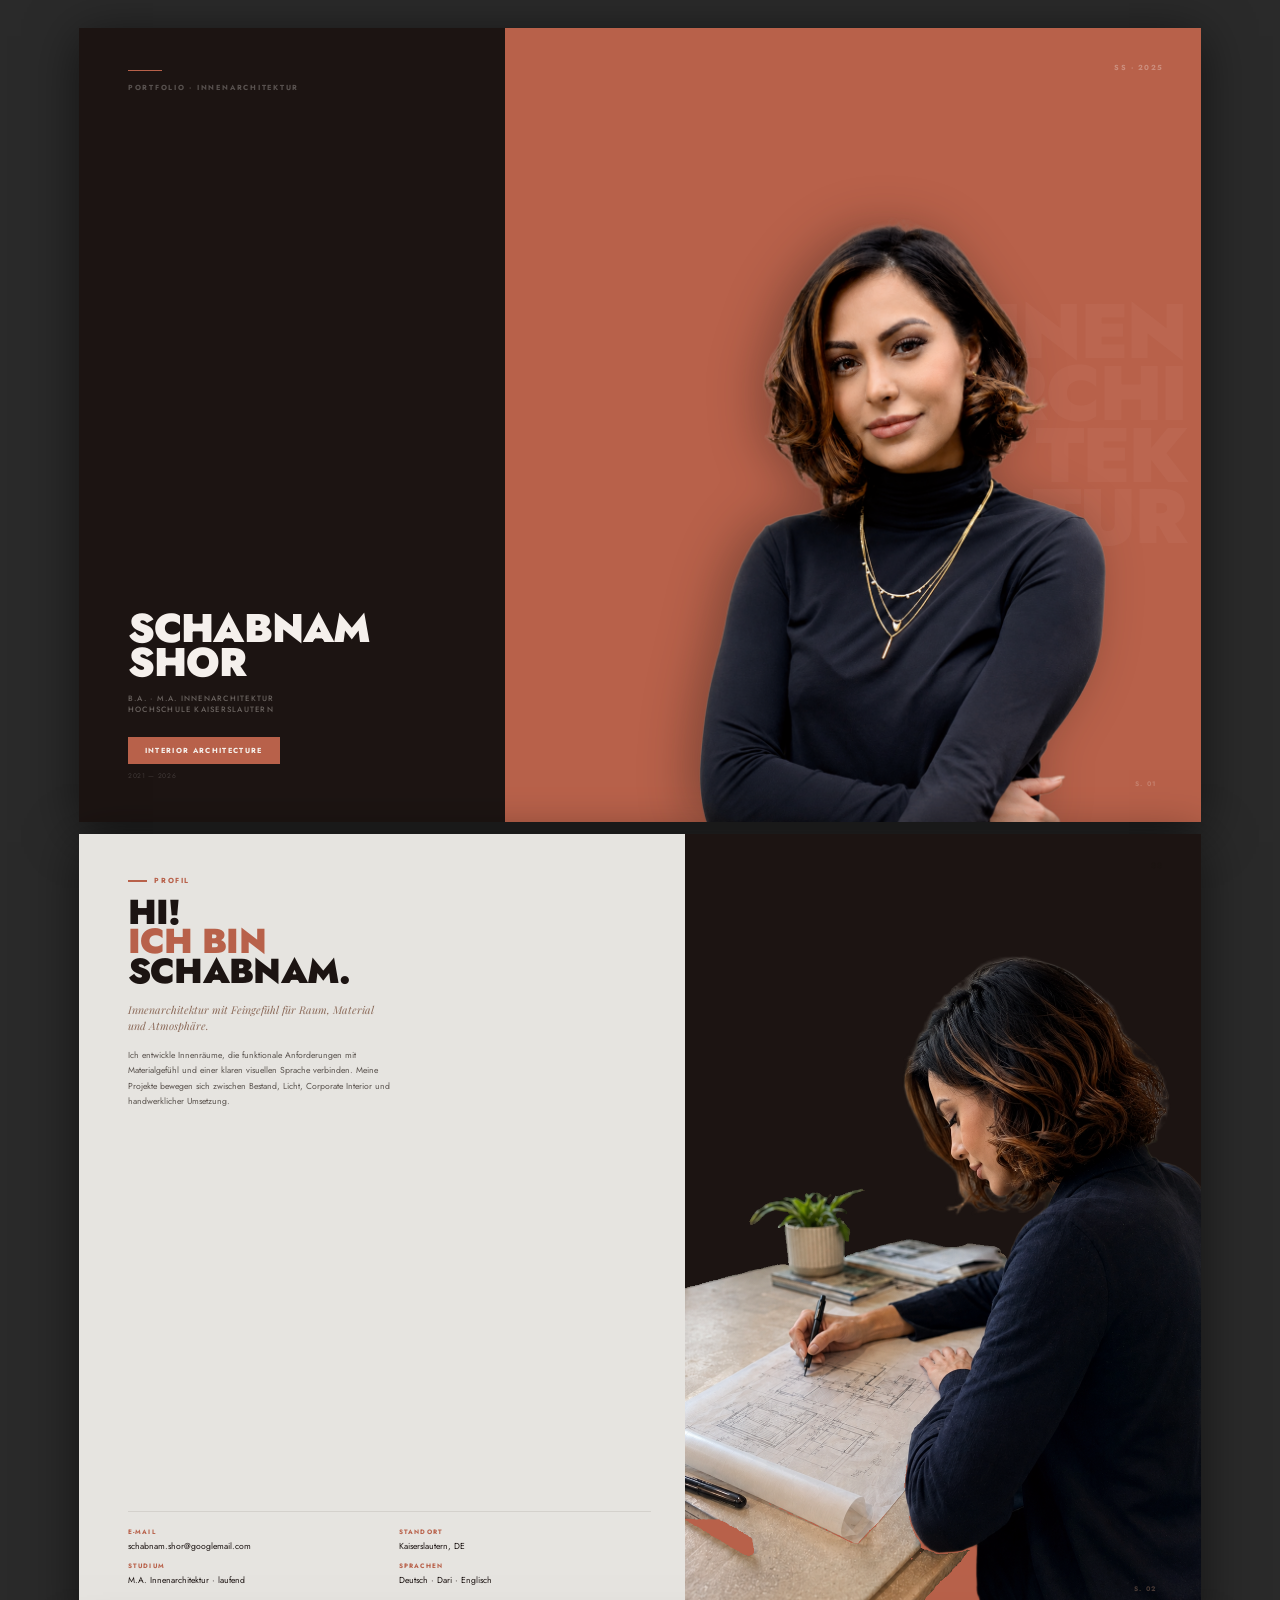
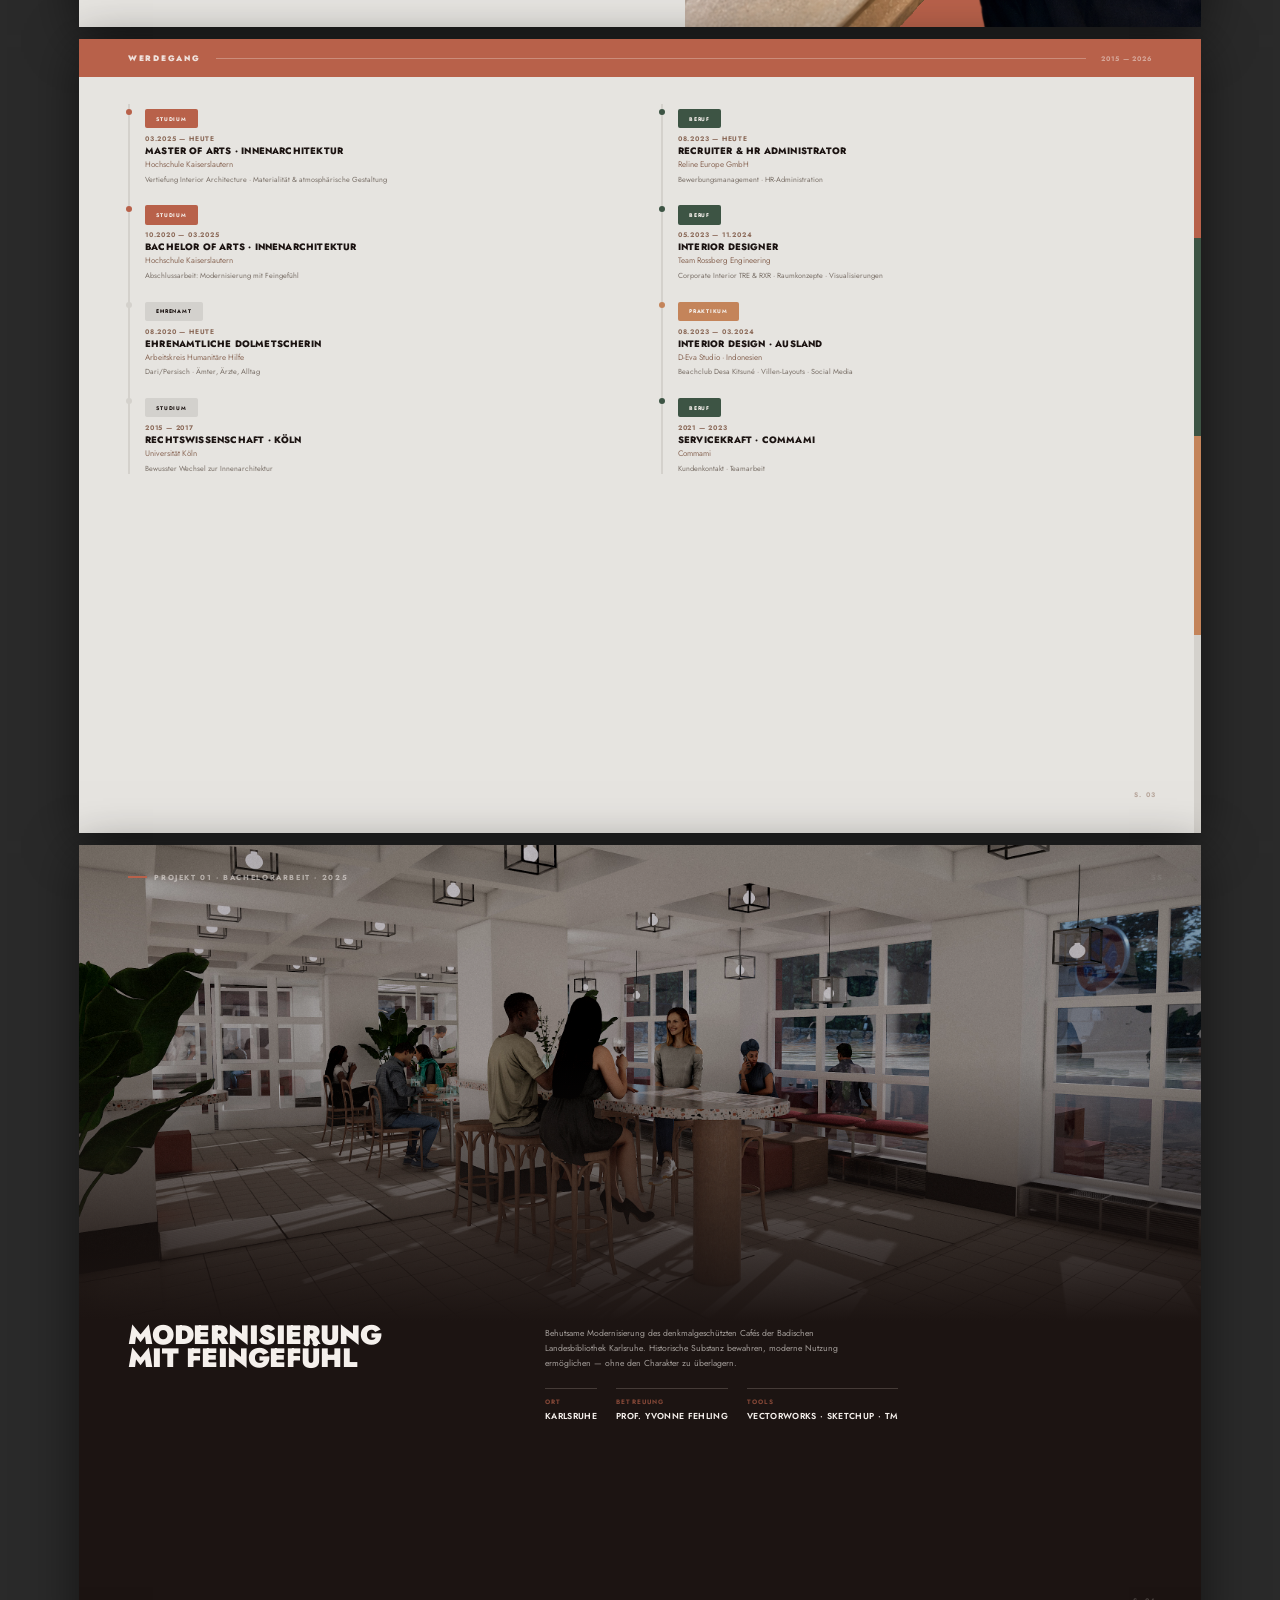
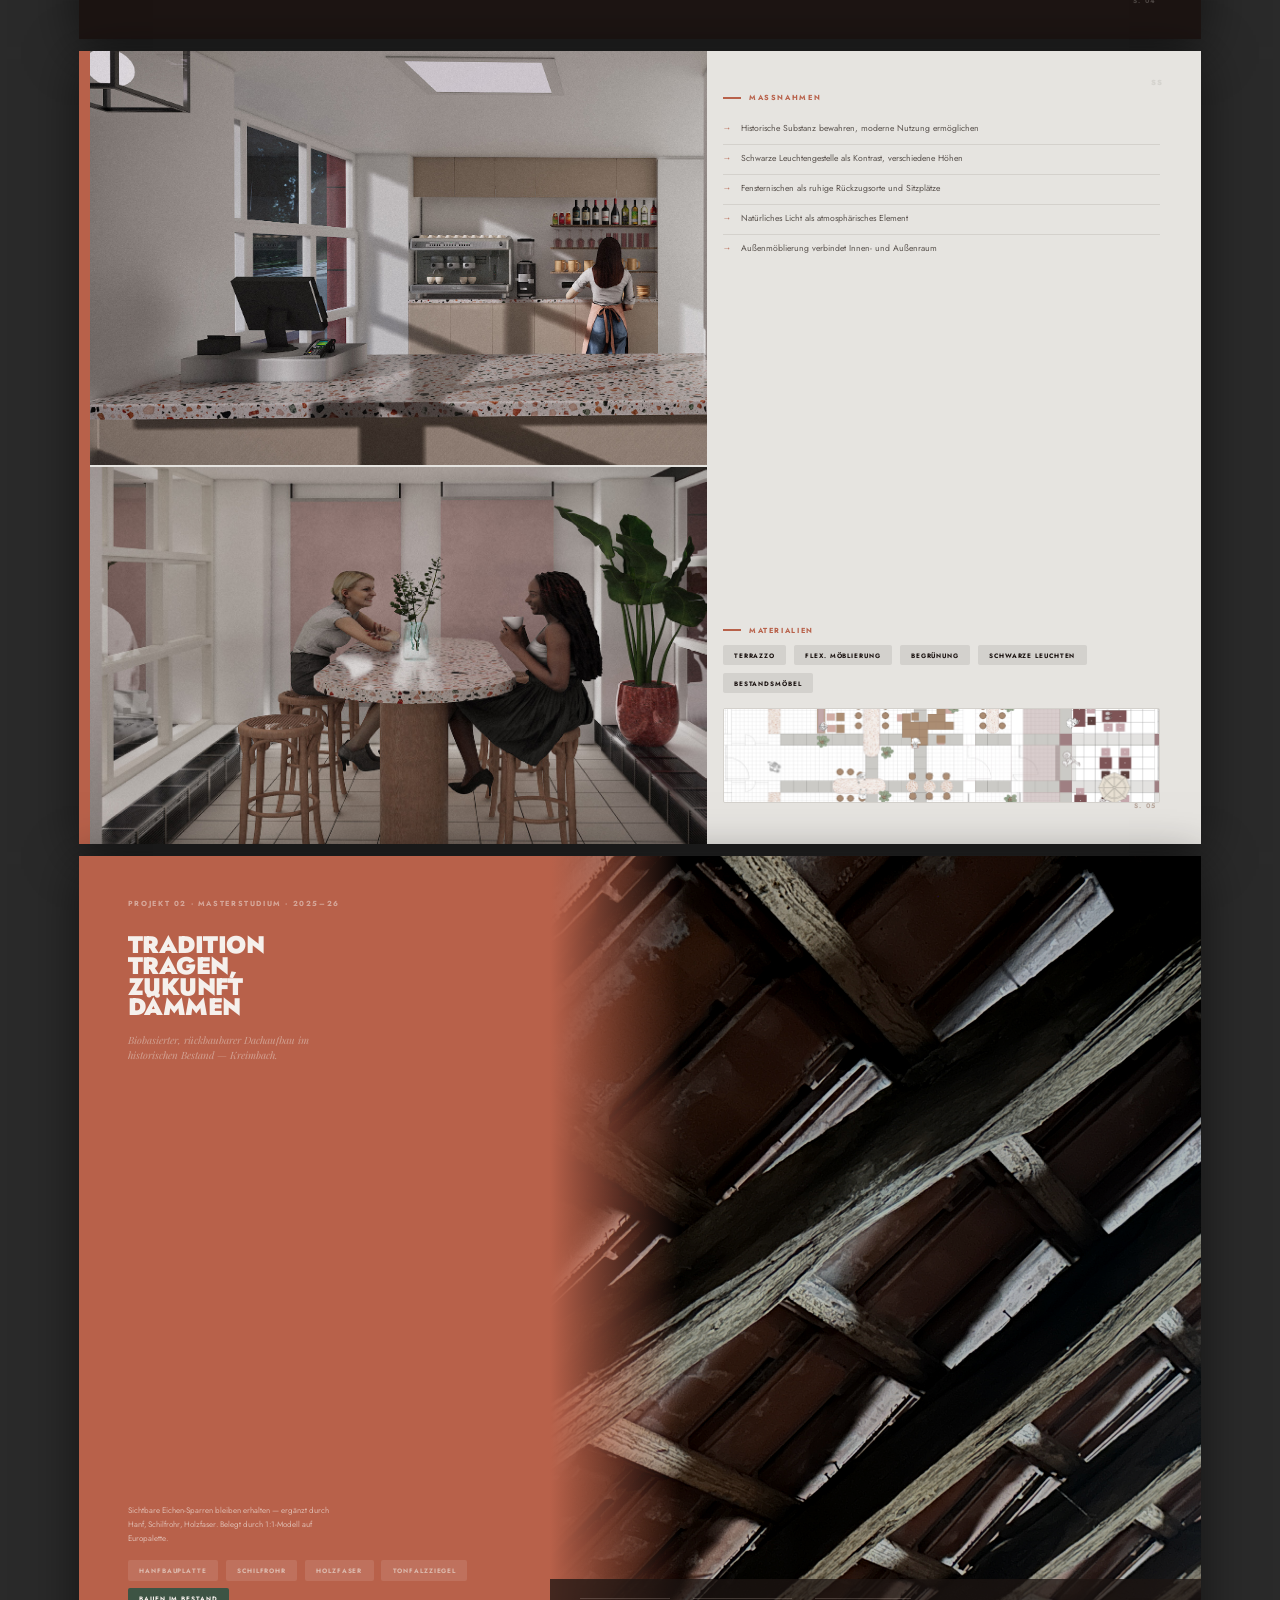
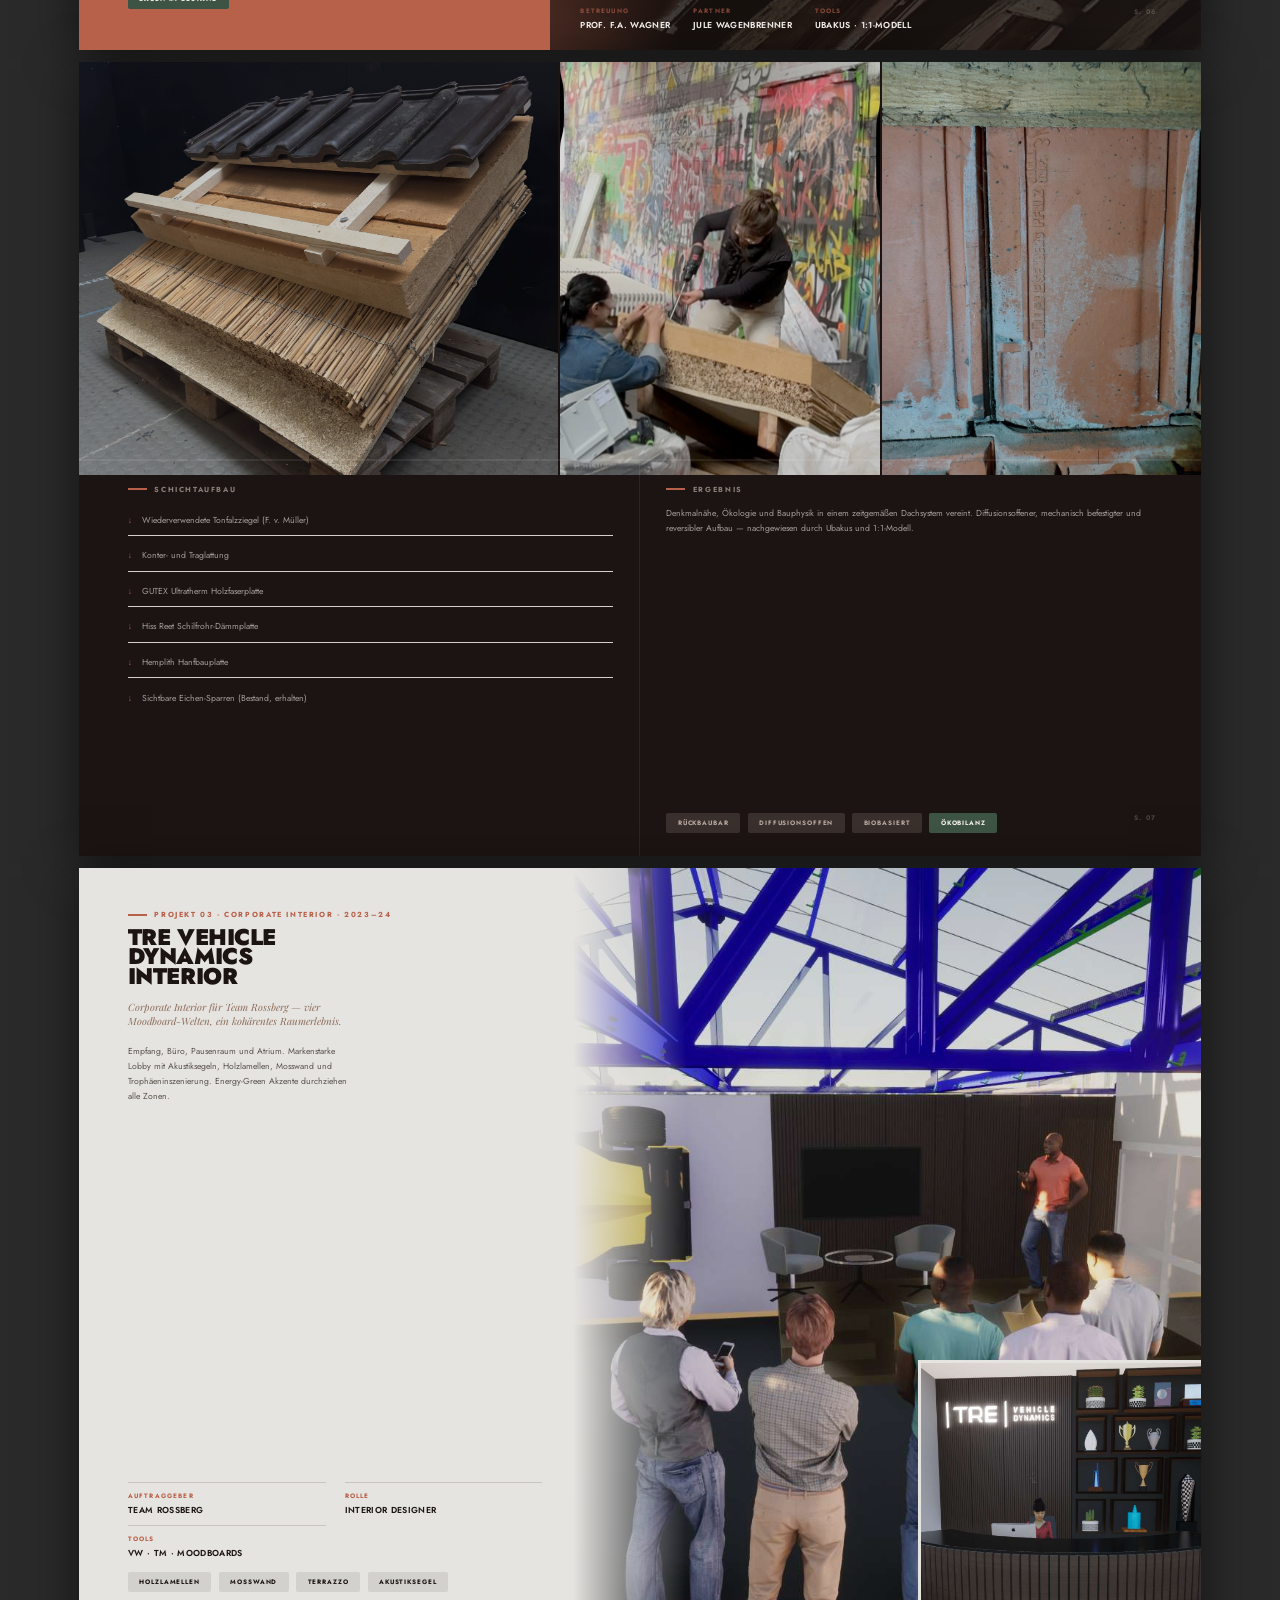
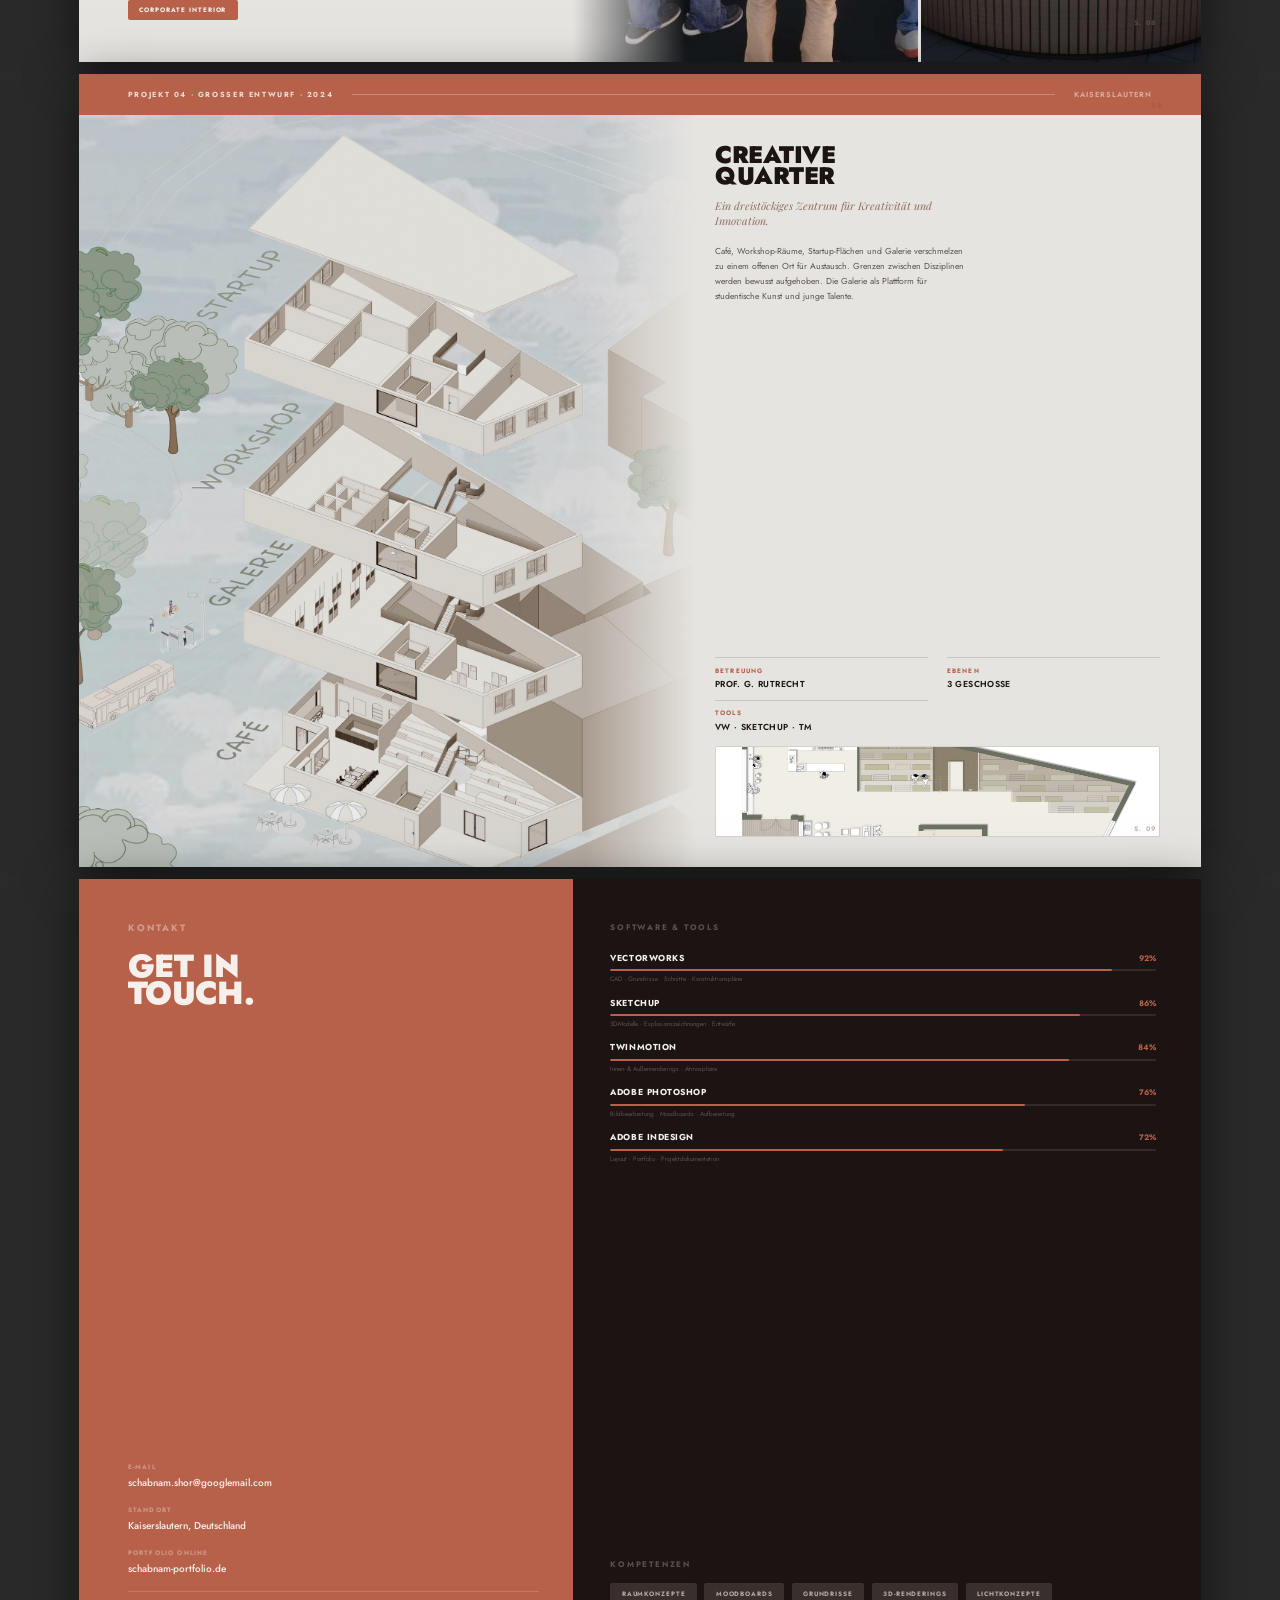
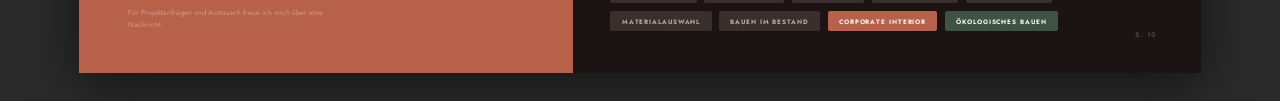
<file: portfolio.html>
<!DOCTYPE html>
<html lang="de">
<head>
<meta charset="UTF-8">
<title>Schabnam Shor — Portfolio 2025</title>
<link href="https://fonts.googleapis.com/css2?family=Jost:ital,wght@0,300;0,400;0,500;0,600;0,700;0,800;0,900;1,900&family=Playfair+Display:ital,wght@1,400;1,600&display=swap" rel="stylesheet">
<style>
*{box-sizing:border-box;margin:0;padding:0}

:root{
  --terra:#B8614A;
  --ink:#1C1412;
  --paper:#F5F0EC;
  --gray:#E6E4E0;       /* reference-Grau */
  --gray2:#D4D1CC;      /* dunkleres Grau für Akzente */
  --muted:#8C6B5A;
  --blush:#E8D5CC;
  --sage:#3D5444;
}

@page{size:297mm 210mm;margin:0}
@media print{
  html,body{width:297mm;background:white}
  .page{page-break-after:always}
  .page:last-child{page-break-after:avoid}
  *{-webkit-print-color-adjust:exact!important;print-color-adjust:exact!important}
}
@media screen{
  body{background:#2a2a2a;padding:28px 20px;display:flex;flex-direction:column;align-items:center;gap:12px}
  .page{box-shadow:0 8px 48px rgba(0,0,0,.55)}
}

.page{width:297mm;height:210mm;position:relative;overflow:hidden;font-family:'Jost',sans-serif;background:var(--gray);color:var(--ink);flex-shrink:0}
img{display:block}
.if{width:100%;height:100%;object-fit:cover;object-position:center;display:block}

/* atoms */
.k{font-size:5.5pt;font-weight:700;letter-spacing:.22em;text-transform:uppercase;color:var(--terra);display:flex;align-items:center;gap:2mm}
.k::before{content:"";display:block;width:5mm;height:1.5px;background:var(--terra);flex-shrink:0}
.ki{color:rgba(232,213,204,.65)}
.ki::before{background:var(--terra)}

.num{position:absolute;font-size:5pt;font-weight:700;letter-spacing:.18em;text-transform:uppercase;bottom:9mm;right:12mm;color:rgba(140,107,90,.5)}
.num.i{color:rgba(245,240,236,.22)}
.mark{position:absolute;top:7mm;right:10mm;font-size:5.5pt;font-weight:900;letter-spacing:.2em;color:rgba(28,20,18,.08)}
.mark.i{color:rgba(245,240,236,.08)}

.ghost{position:absolute;font-weight:900;text-transform:uppercase;line-height:.8;letter-spacing:-.03em;color:rgba(28,20,18,.055);pointer-events:none;user-select:none}
.ghost.i{color:rgba(245,240,236,.045)}

.tag{display:inline-block;font-size:4.8pt;font-weight:700;letter-spacing:.14em;text-transform:uppercase;padding:1.5mm 3mm;border-radius:2px}
.tt{background:var(--terra);color:var(--paper)}
.tg{background:rgba(28,20,18,.09);color:var(--ink)}
.td{background:rgba(232,213,204,.14);color:rgba(232,213,204,.72)}
.ts{background:var(--sage);color:var(--paper)}
.tbk{background:var(--ink);color:var(--paper)}

.mi{border-top:1.5px solid rgba(28,20,18,.15);padding-top:2mm}
.mi.d{border-top-color:rgba(232,213,204,.2)}
.ml{font-size:4.8pt;font-weight:700;letter-spacing:.18em;text-transform:uppercase;color:var(--terra);margin-bottom:1mm}
.ml.i{color:rgba(184,97,74,.65)}
.mv{font-size:6.5pt;font-weight:600;text-transform:uppercase;letter-spacing:.04em}
.mv.i{color:var(--paper)}

.body{font-size:6.5pt;line-height:1.75;color:#5a534e}
.bodi{font-size:6.5pt;line-height:1.75;color:rgba(245,240,236,.62)}
.sub{font-size:8pt;font-family:'Playfair Display',serif;font-style:italic;line-height:1.45;color:var(--muted)}
.subi{font-size:8pt;font-family:'Playfair Display',serif;font-style:italic;line-height:1.45;color:rgba(232,213,204,.55)}

.arr{display:flex;gap:2.5mm;align-items:flex-start;font-size:6.5pt;line-height:1.6;color:#5a534e;padding:2mm 0;border-bottom:1px solid var(--gray2)}
.arr:last-child{border-bottom:none}
.arro{color:var(--terra);font-weight:900;flex-shrink:0}
.arri{color:rgba(245,240,236,.62)}
.arri2{color:rgba(184,97,74,.9)}

/* skill bars */
.sb{margin-bottom:3.5mm}
.sbh{display:flex;justify-content:space-between;align-items:center;margin-bottom:1.5mm}
.sbn{font-size:6.5pt;font-weight:700;text-transform:uppercase;letter-spacing:.06em;color:var(--paper)}
.sbp{font-size:6pt;font-weight:700;color:var(--terra)}
.sbd{font-size:4.8pt;color:rgba(245,240,236,.28);margin-top:.8mm}
.sbg{height:2px;background:rgba(245,240,236,.1);border-radius:2px;overflow:hidden}
.sbf{height:100%;background:var(--terra);border-radius:2px}

/* werdegang */
.wc{border-left:2px solid var(--gray2);padding:0 0 5mm 4mm;position:relative}
.wc:last-child{padding-bottom:0}
.wd{position:absolute;left:-4px;top:1.5mm;width:6px;height:6px;border-radius:50%}
.wdate{font-size:5pt;font-weight:700;letter-spacing:.12em;text-transform:uppercase;color:var(--muted);margin-bottom:.8mm}
.wrole{font-size:7pt;font-weight:800;text-transform:uppercase;letter-spacing:.02em;color:var(--ink);line-height:1.1;margin-bottom:.5mm}
.worg{font-size:6pt;color:var(--muted);margin-bottom:1mm}
.wdet{font-size:5.5pt;color:#7a7068;line-height:1.5}
</style>
</head>
<body>

<!-- ═══════════════════════════════════════
     S.01  COVER   ink left / terra right
     ═══════════════════════════════════════ -->
<div class="page" style="background:var(--ink)">
  <!-- Left: dark, text -->
  <div style="position:absolute;left:0;top:0;width:38%;height:100%;padding:11mm 8mm 11mm 13mm;display:flex;flex-direction:column;justify-content:space-between;z-index:2">
    <div>
      <div style="width:9mm;height:1.5px;background:var(--terra);margin-bottom:3mm"></div>
      <div style="font-size:5.5pt;font-weight:700;letter-spacing:.24em;text-transform:uppercase;color:rgba(245,240,236,.28)">Portfolio · Innenarchitektur</div>
    </div>
    <div>
      <div style="font-size:30pt;font-weight:900;line-height:.84;letter-spacing:-.02em;text-transform:uppercase;color:var(--paper)">Schabnam<br>Shor</div>
      <div style="margin-top:3.5mm;font-size:5.8pt;font-weight:500;letter-spacing:.16em;text-transform:uppercase;color:rgba(245,240,236,.35)">B.A. · M.A. Innenarchitektur<br>Hochschule Kaiserslautern</div>
      <div style="margin-top:6mm;display:inline-block;font-size:5.5pt;font-weight:700;letter-spacing:.18em;text-transform:uppercase;background:var(--terra);color:var(--paper);padding:2mm 4.5mm">Interior Architecture</div>
      <div style="margin-top:2mm;font-size:5pt;font-weight:400;letter-spacing:.1em;color:rgba(245,240,236,.18)">2021 — 2026</div>
    </div>
  </div>

  <!-- Right: terra + photo smaller -->
  <div style="position:absolute;right:0;top:0;width:62%;height:100%;background:var(--terra);overflow:hidden">
    <!-- ghost text -->
    <div class="ghost i" style="font-size:58pt;right:4mm;top:50%;transform:translateY(-50%);text-align:right;position:absolute">INNEN<br>ARCHI<br>TEK<br>TUR</div>
    <!-- smaller photo: 76% height, shifted right -->
    <img style="position:absolute;bottom:0;left:55%;transform:translateX(-50%);height:78%;width:auto;object-fit:contain;object-position:bottom;filter:drop-shadow(-12px 0 24px rgba(28,20,18,.35))" src="assets/schabnam-remove-bg-io.png" alt="Schabnam Shor">
    <!-- top-right label -->
    <div style="position:absolute;top:9mm;right:10mm;font-size:5.5pt;font-weight:700;letter-spacing:.2em;text-transform:uppercase;color:rgba(245,240,236,.32)">SS · 2025</div>
  </div>

  <div class="num i">S. 01</div>
</div>

<!-- ═══════════════════════════════════════
     S.02  PROFIL   gray bg, big "HI!" editorial
     ═══════════════════════════════════════ -->
<div class="page" style="background:var(--gray)">
  <!-- Ghost BIG text behind -->
  <div class="ghost" style="font-size:64pt;left:-2mm;top:50%;transform:translateY(-52%);opacity:.06">ÜBER<br>MICH</div>

  <!-- Left block: 54% -->
  <div style="position:absolute;left:0;top:0;width:54%;height:100%;padding:11mm 9mm 11mm 13mm;display:flex;flex-direction:column;justify-content:space-between;z-index:2">
    <div>
      <div class="k" style="margin-bottom:3mm">Profil</div>
      <!-- Editorial "Hi!" line -->
      <div style="font-size:26pt;font-weight:900;text-transform:uppercase;line-height:.86;letter-spacing:-.02em;color:var(--ink)">Hi!<br><span style="color:var(--terra)">Ich bin</span><br>Schabnam.</div>
      <div class="sub" style="margin-top:4mm;max-width:68mm">Innenarchitektur mit Feingefühl für Raum, Material und Atmosphäre.</div>
      <div class="body" style="margin-top:4mm;max-width:70mm">Ich entwickle Innenräume, die funktionale Anforderungen mit Materialgefühl und einer klaren visuellen Sprache verbinden. Meine Projekte bewegen sich zwischen Bestand, Licht, Corporate Interior und handwerklicher Umsetzung.</div>
    </div>
    <!-- Contact row -->
    <div style="border-top:1.5px solid var(--gray2);padding-top:4mm;display:grid;grid-template-columns:1fr 1fr;gap:2.5mm 5mm">
      <div><div style="font-size:4.8pt;font-weight:700;letter-spacing:.18em;text-transform:uppercase;color:var(--terra);margin-bottom:1mm">E-Mail</div><div style="font-size:6.5pt;color:var(--ink)">schabnam.shor@googlemail.com</div></div>
      <div><div style="font-size:4.8pt;font-weight:700;letter-spacing:.18em;text-transform:uppercase;color:var(--terra);margin-bottom:1mm">Standort</div><div style="font-size:6.5pt;color:var(--ink)">Kaiserslautern, DE</div></div>
      <div><div style="font-size:4.8pt;font-weight:700;letter-spacing:.18em;text-transform:uppercase;color:var(--terra);margin-bottom:1mm">Studium</div><div style="font-size:6.5pt;color:var(--ink)">M.A. Innenarchitektur · laufend</div></div>
      <div><div style="font-size:4.8pt;font-weight:700;letter-spacing:.18em;text-transform:uppercase;color:var(--terra);margin-bottom:1mm">Sprachen</div><div style="font-size:6.5pt;color:var(--ink)">Deutsch · Dari · Englisch</div></div>
    </div>
  </div>

  <!-- Right: dark bg + photo + terra floor -->
  <div style="position:absolute;right:0;top:0;width:46%;height:100%;background:var(--ink);overflow:hidden">
    <div style="position:absolute;bottom:0;left:0;right:0;height:28%;background:var(--terra)"></div>
    <img style="position:absolute;bottom:0;left:50%;transform:translateX(-46%);height:90%;width:auto;object-fit:contain;object-position:bottom" src="assets/ueber-mich-remove-bg-io (2).png" alt="Schabnam Shor">
  </div>

  <div class="mark">SS</div>
  <div class="num">S. 02</div>
</div>

<!-- ═══════════════════════════════════════
     S.03  WERDEGANG   gray bg two-col timeline
     ═══════════════════════════════════════ -->
<div class="page" style="background:var(--gray)">
  <!-- Terra top bar -->
  <div style="position:absolute;top:0;left:0;right:0;height:10mm;background:var(--terra);display:flex;align-items:center;padding:0 13mm;gap:4mm">
    <div style="font-size:6pt;font-weight:900;letter-spacing:.22em;text-transform:uppercase;color:rgba(245,240,236,.9)">Werdegang</div>
    <div style="flex:1;height:1px;background:rgba(245,240,236,.3)"></div>
    <div style="font-size:5pt;font-weight:700;letter-spacing:.14em;text-transform:uppercase;color:rgba(245,240,236,.5)">2015 — 2026</div>
  </div>

  <!-- Ghost -->
  <div class="ghost" style="font-size:54pt;right:-3mm;bottom:2mm;opacity:.05;text-align:right">CAREER</div>

  <!-- Timeline grid -->
  <div style="position:absolute;top:12mm;left:0;right:0;bottom:0;padding:5mm 13mm 8mm 13mm;display:grid;grid-template-columns:1fr 1fr;gap:0 11mm">
    <!-- Col 1 -->
    <div style="display:flex;flex-direction:column">
      <div class="wc" style="padding-bottom:4mm">
        <div class="wd" style="background:var(--terra)"></div>
        <span class="tag tt" style="margin-bottom:1.5mm;font-size:4pt">Studium</span>
        <div class="wdate">03.2025 — heute</div>
        <div class="wrole">Master of Arts · Innenarchitektur</div>
        <div class="worg">Hochschule Kaiserslautern</div>
        <div class="wdet">Vertiefung Interior Architecture · Materialität & atmosphärische Gestaltung</div>
      </div>
      <div class="wc" style="padding-bottom:4mm">
        <div class="wd" style="background:var(--terra)"></div>
        <span class="tag tt" style="margin-bottom:1.5mm;font-size:4pt">Studium</span>
        <div class="wdate">10.2020 — 03.2025</div>
        <div class="wrole">Bachelor of Arts · Innenarchitektur</div>
        <div class="worg">Hochschule Kaiserslautern</div>
        <div class="wdet">Abschlussarbeit: Modernisierung mit Feingefühl</div>
      </div>
      <div class="wc" style="padding-bottom:4mm">
        <div class="wd" style="background:var(--gray2)"></div>
        <span class="tag tg" style="margin-bottom:1.5mm;font-size:4pt">Ehrenamt</span>
        <div class="wdate">08.2020 — heute</div>
        <div class="wrole">Ehrenamtliche Dolmetscherin</div>
        <div class="worg">Arbeitskreis Humanitäre Hilfe</div>
        <div class="wdet">Dari/Persisch · Ämter, Ärzte, Alltag</div>
      </div>
      <div class="wc">
        <div class="wd" style="background:var(--gray2)"></div>
        <span class="tag tg" style="margin-bottom:1.5mm;font-size:4pt">Studium</span>
        <div class="wdate">2015 — 2017</div>
        <div class="wrole">Rechtswissenschaft · Köln</div>
        <div class="worg">Universität Köln</div>
        <div class="wdet">Bewusster Wechsel zur Innenarchitektur</div>
      </div>
    </div>
    <!-- Col 2 -->
    <div style="display:flex;flex-direction:column">
      <div class="wc" style="padding-bottom:4mm">
        <div class="wd" style="background:var(--sage)"></div>
        <span class="tag ts" style="margin-bottom:1.5mm;font-size:4pt">Beruf</span>
        <div class="wdate">08.2023 — heute</div>
        <div class="wrole">Recruiter & HR Administrator</div>
        <div class="worg">Reline Europe GmbH</div>
        <div class="wdet">Bewerbungsmanagement · HR-Administration</div>
      </div>
      <div class="wc" style="padding-bottom:4mm">
        <div class="wd" style="background:var(--sage)"></div>
        <span class="tag ts" style="margin-bottom:1.5mm;font-size:4pt">Beruf</span>
        <div class="wdate">05.2023 — 11.2024</div>
        <div class="wrole">Interior Designer</div>
        <div class="worg">Team Rossberg Engineering</div>
        <div class="wdet">Corporate Interior TRE & RXR · Raumkonzepte · Visualisierungen</div>
      </div>
      <div class="wc" style="padding-bottom:4mm">
        <div class="wd" style="background:#C4845A"></div>
        <span class="tag" style="background:#C4845A;color:var(--paper);margin-bottom:1.5mm;font-size:4pt">Praktikum</span>
        <div class="wdate">08.2023 — 03.2024</div>
        <div class="wrole">Interior Design · Ausland</div>
        <div class="worg">D-Eva Studio · Indonesien</div>
        <div class="wdet">Beachclub Desa Kitsuné · Villen-Layouts · Social Media</div>
      </div>
      <div class="wc">
        <div class="wd" style="background:var(--sage)"></div>
        <span class="tag ts" style="margin-bottom:1.5mm;font-size:4pt">Beruf</span>
        <div class="wdate">2021 — 2023</div>
        <div class="wrole">Servicekraft · Commami</div>
        <div class="worg">Commami</div>
        <div class="wdet">Kundenkontakt · Teamarbeit</div>
      </div>
    </div>
  </div>

  <!-- Right legend strip -->
  <div style="position:absolute;right:0;top:0;width:2mm;height:100%;display:flex;flex-direction:column">
    <div style="flex:1;background:var(--terra)"></div>
    <div style="flex:1;background:var(--sage)"></div>
    <div style="flex:1;background:#C4845A"></div>
    <div style="flex:1;background:var(--gray2)"></div>
  </div>

  <div class="num">S. 03</div>
</div>

<!-- ═══════════════════════════════════════
     S.04  BAA HERO   full dark + render
     ═══════════════════════════════════════ -->
<div class="page" style="background:var(--ink)">
  <!-- top 60% image -->
  <div style="position:absolute;top:0;left:0;right:0;height:60%;overflow:hidden">
    <img class="if" src="assets/projekte/modernisierung-03.jpeg" alt="BAA" style="filter:brightness(.78) contrast(1.08)">
    <div style="position:absolute;bottom:0;left:0;right:0;height:55%;background:linear-gradient(to top,#1C1412,transparent)"></div>
    <!-- project label top left -->
    <div style="position:absolute;top:7mm;left:13mm;font-size:5.5pt;font-weight:700;letter-spacing:.22em;text-transform:uppercase;color:rgba(245,240,236,.55);display:flex;align-items:center;gap:2mm"><span style="width:5mm;height:1.5px;background:var(--terra);display:inline-block"></span>Projekt 01 · Bachelorarbeit · 2025</div>
  </div>
  <!-- ghost nr -->
  <div class="ghost i" style="font-size:80pt;right:8mm;bottom:28mm;opacity:.06">01</div>
  <!-- bottom 42%: info bar -->
  <div style="position:absolute;bottom:0;left:0;right:0;height:43%;padding:7mm 13mm;display:flex;gap:10mm;align-items:flex-start">
    <div style="flex:1">
      <div style="font-size:20pt;font-weight:900;text-transform:uppercase;line-height:.86;letter-spacing:-.02em;color:var(--paper)">Modernisierung<br>mit Feingefühl</div>
    </div>
    <div style="flex:1.6;padding-top:.5mm">
      <div class="bodi" style="max-width:88mm">Behutsame Modernisierung des denkmalgeschützten Cafés der Badischen Landesbibliothek Karlsruhe. Historische Substanz bewahren, moderne Nutzung ermöglichen — ohne den Charakter zu überlagern.</div>
      <div style="display:flex;gap:5mm;margin-top:4.5mm;flex-wrap:wrap">
        <div class="mi d"><div class="ml i">Ort</div><div class="mv i">Karlsruhe</div></div>
        <div class="mi d"><div class="ml i">Betreuung</div><div class="mv i">Prof. Yvonne Fehling</div></div>
        <div class="mi d"><div class="ml i">Tools</div><div class="mv i">VectorWorks · SketchUp · TM</div></div>
      </div>
    </div>
  </div>
  <div class="mark i">SS</div>
  <div class="num i">S. 04</div>
</div>

<!-- ═══════════════════════════════════════
     S.05  BAA DETAIL   gray bg + images left
     ═══════════════════════════════════════ -->
<div class="page" style="background:var(--gray)">
  <!-- Terra left strip -->
  <div style="position:absolute;left:0;top:0;width:3mm;height:100%;background:var(--terra)"></div>

  <!-- Images left column: 56% -->
  <div style="position:absolute;left:3mm;top:0;width:55%;height:100%;display:flex;flex-direction:column">
    <div style="flex:1.1;overflow:hidden"><img class="if" src="assets/projekte/modernisierung-07.jpeg" alt="Theke"></div>
    <div style="flex:1;overflow:hidden;border-top:2.5px solid var(--gray)"><img class="if" src="assets/projekte/modernisierung-05.jpeg" alt="Sitzbereich"></div>
  </div>

  <!-- Right text: 45% -->
  <div style="position:absolute;right:0;top:0;width:45%;height:100%;padding:11mm 11mm 11mm 7mm;display:flex;flex-direction:column;justify-content:space-between">
    <div>
      <div class="k" style="margin-bottom:3mm">Maßnahmen</div>
      <div style="display:flex;flex-direction:column">
        <div class="arr"><span class="arro">→</span>Historische Substanz bewahren, moderne Nutzung ermöglichen</div>
        <div class="arr"><span class="arro">→</span>Schwarze Leuchtengestelle als Kontrast, verschiedene Höhen</div>
        <div class="arr"><span class="arro">→</span>Fensternischen als ruhige Rückzugsorte und Sitzplätze</div>
        <div class="arr"><span class="arro">→</span>Natürliches Licht als atmosphärisches Element</div>
        <div class="arr"><span class="arro">→</span>Außenmöblierung verbindet Innen- und Außenraum</div>
      </div>
    </div>
    <div>
      <div class="k" style="margin-bottom:2.5mm">Materialien</div>
      <div style="display:flex;flex-wrap:wrap;gap:2mm;margin-bottom:4mm">
        <span class="tag tg">Terrazzo</span>
        <span class="tag tg">Flex. Möblierung</span>
        <span class="tag tg">Begrünung</span>
        <span class="tag tg">Schwarze Leuchten</span>
        <span class="tag tg">Bestandsmöbel</span>
      </div>
      <div style="height:25mm;overflow:hidden;border-radius:2px;border:1.5px solid var(--gray2)">
        <img class="if" src="assets/projekte/modernisierung-08.jpeg" alt="Grundriss">
      </div>
    </div>
  </div>

  <div class="mark">SS</div>
  <div class="num">S. 05</div>
</div>

<!-- ═══════════════════════════════════════
     S.06  MASTER HERO   terra left / dark right
     ═══════════════════════════════════════ -->
<div class="page" style="background:var(--ink)">
  <!-- Terra left panel: 42% -->
  <div style="position:absolute;left:0;top:0;width:42%;height:100%;background:var(--terra);padding:11mm 8mm 11mm 13mm;display:flex;flex-direction:column;justify-content:space-between;z-index:2">
    <div>
      <div style="font-size:5.5pt;font-weight:700;letter-spacing:.22em;text-transform:uppercase;color:rgba(245,240,236,.5);margin-bottom:2mm">Projekt 02 · Masterstudium · 2025–26</div>
      <div style="font-size:18pt;font-weight:900;text-transform:uppercase;line-height:.86;letter-spacing:-.02em;color:var(--paper);margin-top:7mm">Tradition<br>tragen,<br>Zukunft<br>dämmen</div>
      <div class="subi" style="margin-top:4mm;max-width:56mm;font-size:7.5pt">Biobasierter, rückbaubarer Dachaufbau im historischen Bestand — Kreimbach.</div>
    </div>
    <div>
      <div class="bodi" style="max-width:58mm;margin-bottom:4mm;font-size:6pt">Sichtbare Eichen-Sparren bleiben erhalten — ergänzt durch Hanf, Schilfrohr, Holzfaser. Belegt durch 1:1-Modell auf Europalette.</div>
      <div style="display:flex;flex-wrap:wrap;gap:2mm">
        <span class="tag td">Hanfbauplatte</span>
        <span class="tag td">Schilfrohr</span>
        <span class="tag td">Holzfaser</span>
        <span class="tag td">Tonfalzziegel</span>
        <span class="tag ts">Bauen im Bestand</span>
      </div>
    </div>
  </div>

  <!-- Dark right: 58% — full image -->
  <div style="position:absolute;right:0;top:0;width:58%;height:100%;overflow:hidden">
    <img class="if" src="assets/projekte/dach-01.jpg" alt="Eichen-Sparren" style="filter:brightness(.7) contrast(1.1)">
    <div style="position:absolute;top:0;left:0;bottom:0;width:20%;background:linear-gradient(to right,var(--terra),transparent)"></div>
    <!-- meta bottom -->
    <div style="position:absolute;bottom:0;left:0;right:0;background:rgba(28,20,18,.75);padding:5mm 8mm;display:flex;gap:6mm">
      <div class="mi d"><div class="ml i">Betreuung</div><div class="mv i">Prof. F.A. Wagner</div></div>
      <div class="mi d"><div class="ml i">Partner</div><div class="mv i">Jule Wagenbrenner</div></div>
      <div class="mi d"><div class="ml i">Tools</div><div class="mv i">Ubakus · 1:1-Modell</div></div>
    </div>
  </div>

  <div class="ghost i" style="font-size:80pt;right:8mm;top:8mm;opacity:.05">02</div>
  <div class="num i">S. 06</div>
</div>

<!-- ═══════════════════════════════════════
     S.07  MASTER DETAIL   dark bg, 3-img top, info bottom
     ═══════════════════════════════════════ -->
<div class="page" style="background:var(--ink)">
  <!-- 3 images top 52% -->
  <div style="position:absolute;top:0;left:0;right:0;height:52%;display:flex;overflow:hidden">
    <div style="flex:1.5;overflow:hidden"><img class="if" src="assets/projekte/dach-02.jpg" alt="1:1 Modell" style="filter:brightness(.85)"></div>
    <div style="flex:1;overflow:hidden;border-left:2px solid var(--ink)"><img class="if" src="assets/projekte/dach-07.jpg" alt="Modellbau" style="filter:brightness(.85)"></div>
    <div style="flex:1;overflow:hidden;border-left:2px solid var(--ink)"><img class="if" src="assets/projekte/dach-04.jpg" alt="Tonfalzziegel" style="filter:brightness(.85)"></div>
  </div>

  <!-- Bottom 50%: 2-col info -->
  <div style="position:absolute;bottom:0;left:0;right:0;height:50%;display:grid;grid-template-columns:1fr 1fr;border-top:2px solid rgba(245,240,236,.08)">
    <div style="padding:6mm 7mm 6mm 13mm;border-right:1px solid rgba(245,240,236,.07)">
      <div class="ki" style="display:flex;align-items:center;gap:2mm;margin-bottom:3mm;font-size:5.5pt;font-weight:700;letter-spacing:.22em;text-transform:uppercase;color:rgba(232,213,204,.55)"><span style="width:5mm;height:1.5px;background:var(--terra);display:inline-block"></span>Schichtaufbau</div>
      <div style="display:flex;flex-direction:column;gap:1.5mm">
        <div class="arr arri"><span class="arri2">↓</span>Wiederverwendete Tonfalzziegel (F. v. Müller)</div>
        <div class="arr arri"><span class="arri2">↓</span>Konter- und Traglattung</div>
        <div class="arr arri"><span class="arri2">↓</span>GUTEX Ultratherm Holzfaserplatte</div>
        <div class="arr arri"><span class="arri2">↓</span>Hiss Reet Schilfrohr-Dämmplatte</div>
        <div class="arr arri"><span class="arri2">↓</span>Hemplith Hanfbauplatte</div>
        <div class="arr arri" style="border-bottom:none"><span class="arri2">↓</span>Sichtbare Eichen-Sparren (Bestand, erhalten)</div>
      </div>
    </div>
    <div style="padding:6mm 11mm 6mm 7mm;display:flex;flex-direction:column;justify-content:space-between">
      <div>
        <div style="display:flex;align-items:center;gap:2mm;margin-bottom:3mm;font-size:5.5pt;font-weight:700;letter-spacing:.22em;text-transform:uppercase;color:rgba(232,213,204,.55)"><span style="width:5mm;height:1.5px;background:var(--terra);display:inline-block"></span>Ergebnis</div>
        <div class="bodi">Denkmalnähe, Ökologie und Bauphysik in einem zeitgemäßen Dachsystem vereint. Diffusionsoffener, mechanisch befestigter und reversibler Aufbau — nachgewiesen durch Ubakus und 1:1-Modell.</div>
      </div>
      <div style="display:flex;flex-wrap:wrap;gap:2mm">
        <span class="tag td">Rückbaubar</span>
        <span class="tag td">Diffusionsoffen</span>
        <span class="tag td">Biobasiert</span>
        <span class="tag ts">Ökobilanz</span>
      </div>
    </div>
  </div>

  <div class="mark i">SS</div>
  <div class="num i">S. 07</div>
</div>

<!-- ═══════════════════════════════════════
     S.08  TRE   gray bg, big image right, text left
     ═══════════════════════════════════════ -->
<div class="page" style="background:var(--gray)">
  <!-- ghost -->
  <div class="ghost" style="font-size:52pt;left:-2mm;bottom:4mm;opacity:.06">TRE</div>

  <!-- Left text: 44% -->
  <div style="position:absolute;left:0;top:0;width:44%;height:100%;padding:11mm 8mm 11mm 13mm;display:flex;flex-direction:column;justify-content:space-between;z-index:2">
    <div>
      <div class="k" style="margin-bottom:2mm">Projekt 03 · Corporate Interior · 2023–24</div>
      <div style="font-size:17pt;font-weight:900;text-transform:uppercase;line-height:.86;letter-spacing:-.02em;color:var(--ink);margin-top:2mm">TRE Vehicle<br>Dynamics<br>Interior</div>
      <div class="sub" style="margin-top:3.5mm;max-width:58mm;font-size:7.5pt">Corporate Interior für Team Rossberg — vier Moodboard-Welten, ein kohärentes Raumerlebnis.</div>
      <div class="body" style="margin-top:4mm;max-width:60mm">Empfang, Büro, Pausenraum und Atrium. Markenstarke Lobby mit Akustiksegeln, Holzlamellen, Mosswand und Trophäeninszenierung. Energy-Green Akzente durchziehen alle Zonen.</div>
    </div>
    <div>
      <div style="display:grid;grid-template-columns:1fr 1fr;gap:2.5mm 5mm;margin-bottom:3.5mm">
        <div class="mi"><div class="ml">Auftraggeber</div><div class="mv">Team Rossberg</div></div>
        <div class="mi"><div class="ml">Rolle</div><div class="mv">Interior Designer</div></div>
        <div class="mi"><div class="ml">Tools</div><div class="mv">VW · TM · Moodboards</div></div>
      </div>
      <div style="display:flex;flex-wrap:wrap;gap:2mm">
        <span class="tag tg">Holzlamellen</span>
        <span class="tag tg">Mosswand</span>
        <span class="tag tg">Terrazzo</span>
        <span class="tag tg">Akustiksegel</span>
        <span class="tag tt">Corporate Interior</span>
      </div>
    </div>
  </div>

  <!-- Right: image 56% full height -->
  <div style="position:absolute;right:0;top:0;width:56%;height:100%;overflow:hidden">
    <img class="if" src="assets/projekte/tre-01.jpg" alt="TRE Atrium" style="filter:brightness(.9)">
    <!-- gradient fade left -->
    <div style="position:absolute;top:0;left:0;bottom:0;width:18%;background:linear-gradient(to right,var(--gray),transparent)"></div>
    <!-- small inset: second image bottom right -->
    <div style="position:absolute;bottom:0;right:0;width:45%;height:38%;overflow:hidden;border-top:3px solid var(--gray);border-left:3px solid var(--gray)">
      <img class="if" src="assets/projekte/tre-02.jpg" alt="Empfang">
    </div>
  </div>

  <div class="mark">SS</div>
  <div class="num">S. 08</div>
</div>

<!-- ═══════════════════════════════════════
     S.09  CREATIVE QUARTER   terra header + gray body
     ═══════════════════════════════════════ -->
<div class="page" style="background:var(--gray)">
  <!-- Terra top band -->
  <div style="position:absolute;top:0;left:0;right:0;height:11mm;background:var(--terra);display:flex;align-items:center;padding:0 13mm;gap:5mm">
    <div style="font-size:5.5pt;font-weight:700;letter-spacing:.22em;text-transform:uppercase;color:rgba(245,240,236,.85)">Projekt 04 · Großer Entwurf · 2024</div>
    <div style="flex:1;height:1px;background:rgba(245,240,236,.3)"></div>
    <div style="font-size:5.5pt;font-weight:700;letter-spacing:.14em;text-transform:uppercase;color:rgba(245,240,236,.5)">Kaiserslautern</div>
  </div>

  <!-- ghost -->
  <div class="ghost" style="font-size:48pt;right:-2mm;bottom:4mm;opacity:.06;text-align:right">04</div>

  <!-- Big image left: 55% -->
  <div style="position:absolute;left:0;top:11mm;width:55%;bottom:0;overflow:hidden">
    <img class="if" src="assets/projekte/creative-quarter-01.jpeg" alt="Creative Quarter" style="filter:brightness(.92)">
    <!-- gradient right -->
    <div style="position:absolute;top:0;right:0;bottom:0;width:18%;background:linear-gradient(to left,var(--gray),transparent)"></div>
  </div>

  <!-- Right text: 45% -->
  <div style="position:absolute;right:0;top:11mm;width:45%;bottom:0;padding:8mm 11mm 8mm 5mm;display:flex;flex-direction:column;justify-content:space-between">
    <div>
      <div style="font-size:18pt;font-weight:900;text-transform:uppercase;line-height:.86;letter-spacing:-.02em;color:var(--ink)">Creative<br>Quarter</div>
      <div class="sub" style="margin-top:3mm;max-width:64mm;font-size:8pt">Ein dreistöckiges Zentrum für Kreativität und Innovation.</div>
      <div class="body" style="margin-top:4mm;max-width:66mm">Café, Workshop-Räume, Startup-Flächen und Galerie verschmelzen zu einem offenen Ort für Austausch. Grenzen zwischen Disziplinen werden bewusst aufgehoben. Die Galerie als Plattform für studentische Kunst und junge Talente.</div>
    </div>
    <div>
      <div style="display:grid;grid-template-columns:1fr 1fr;gap:2.5mm 5mm;margin-bottom:3.5mm">
        <div class="mi"><div class="ml">Betreuung</div><div class="mv">Prof. G. Rutrecht</div></div>
        <div class="mi"><div class="ml">Ebenen</div><div class="mv">3 Geschosse</div></div>
        <div class="mi"><div class="ml">Tools</div><div class="mv">VW · SketchUp · TM</div></div>
      </div>
      <!-- small 2nd image -->
      <div style="height:24mm;overflow:hidden;border-radius:2px;border:1.5px solid var(--gray2)">
        <img class="if" src="assets/projekte/creative-quarter-03.jpeg" alt="Grundriss">
      </div>
    </div>
  </div>

  <div class="mark">SS</div>
  <div class="num">S. 09</div>
</div>

<!-- ═══════════════════════════════════════
     S.10  SKILLS + KONTAKT   terra / dark
     ═══════════════════════════════════════ -->
<div class="page" style="background:var(--ink)">
  <!-- Left: terra 44% -->
  <div style="position:absolute;left:0;top:0;width:44%;height:100%;background:var(--terra);padding:11mm 9mm 11mm 13mm;display:flex;flex-direction:column;justify-content:space-between">
    <div>
      <div style="font-size:7pt;font-weight:700;letter-spacing:.22em;text-transform:uppercase;color:rgba(245,240,236,.42);margin-bottom:5mm">Kontakt</div>
      <div style="font-size:24pt;font-weight:900;text-transform:uppercase;line-height:.86;letter-spacing:-.02em;color:var(--paper)">Get in<br>touch.</div>
    </div>
    <div>
      <div style="display:flex;flex-direction:column;gap:4mm">
        <div>
          <div style="font-size:4.8pt;font-weight:700;letter-spacing:.18em;text-transform:uppercase;color:rgba(245,240,236,.38);margin-bottom:1mm">E-Mail</div>
          <div style="font-size:7.5pt;color:var(--paper);font-weight:500">schabnam.shor@googlemail.com</div>
        </div>
        <div>
          <div style="font-size:4.8pt;font-weight:700;letter-spacing:.18em;text-transform:uppercase;color:rgba(245,240,236,.38);margin-bottom:1mm">Standort</div>
          <div style="font-size:7.5pt;color:var(--paper);font-weight:500">Kaiserslautern, Deutschland</div>
        </div>
        <div>
          <div style="font-size:4.8pt;font-weight:700;letter-spacing:.18em;text-transform:uppercase;color:rgba(245,240,236,.38);margin-bottom:1mm">Portfolio Online</div>
          <div style="font-size:7.5pt;color:var(--paper);font-weight:500">schabnam-portfolio.de</div>
        </div>
      </div>
      <div style="width:100%;height:1px;background:rgba(245,240,236,.18);margin:4mm 0"></div>
      <div style="font-size:5.5pt;color:rgba(245,240,236,.4);line-height:1.65;max-width:52mm">Für Projektanfragen und Austausch freue ich mich über eine Nachricht.</div>
    </div>
  </div>

  <!-- Right: dark 56% -->
  <div style="position:absolute;right:0;top:0;width:56%;height:100%;padding:11mm 12mm 11mm 10mm;display:flex;flex-direction:column;justify-content:space-between">
    <div>
      <div style="font-size:6pt;font-weight:700;letter-spacing:.22em;text-transform:uppercase;color:rgba(245,240,236,.28);margin-bottom:5mm">Software & Tools</div>
      <div class="sb"><div class="sbh"><span class="sbn">VectorWorks</span><span class="sbp">92%</span></div><div class="sbg"><div class="sbf" style="width:92%"></div></div><div class="sbd">CAD · Grundrisse · Schnitte · Konstruktionspläne</div></div>
      <div class="sb"><div class="sbh"><span class="sbn">SketchUp</span><span class="sbp">86%</span></div><div class="sbg"><div class="sbf" style="width:86%"></div></div><div class="sbd">3D-Modelle · Explosionszeichnungen · Entwürfe</div></div>
      <div class="sb"><div class="sbh"><span class="sbn">Twinmotion</span><span class="sbp">84%</span></div><div class="sbg"><div class="sbf" style="width:84%"></div></div><div class="sbd">Innen- & Außenrenderings · Atmosphäre</div></div>
      <div class="sb"><div class="sbh"><span class="sbn">Adobe Photoshop</span><span class="sbp">76%</span></div><div class="sbg"><div class="sbf" style="width:76%"></div></div><div class="sbd">Bildbearbeitung · Moodboards · Aufbereitung</div></div>
      <div class="sb"><div class="sbh"><span class="sbn">Adobe InDesign</span><span class="sbp">72%</span></div><div class="sbg"><div class="sbf" style="width:72%"></div></div><div class="sbd">Layout · Portfolio · Projektdokumentation</div></div>
    </div>
    <div>
      <div style="font-size:6pt;font-weight:700;letter-spacing:.22em;text-transform:uppercase;color:rgba(245,240,236,.28);margin-bottom:3.5mm">Kompetenzen</div>
      <div style="display:flex;flex-wrap:wrap;gap:2mm">
        <span class="tag td">Raumkonzepte</span>
        <span class="tag td">Moodboards</span>
        <span class="tag td">Grundrisse</span>
        <span class="tag td">3D-Renderings</span>
        <span class="tag td">Lichtkonzepte</span>
        <span class="tag td">Materialauswahl</span>
        <span class="tag td">Bauen im Bestand</span>
        <span class="tag tt">Corporate Interior</span>
        <span class="tag ts">Ökologisches Bauen</span>
      </div>
    </div>
  </div>

  <div class="num i">S. 10</div>
</div>

</body>
</html>
</file>
